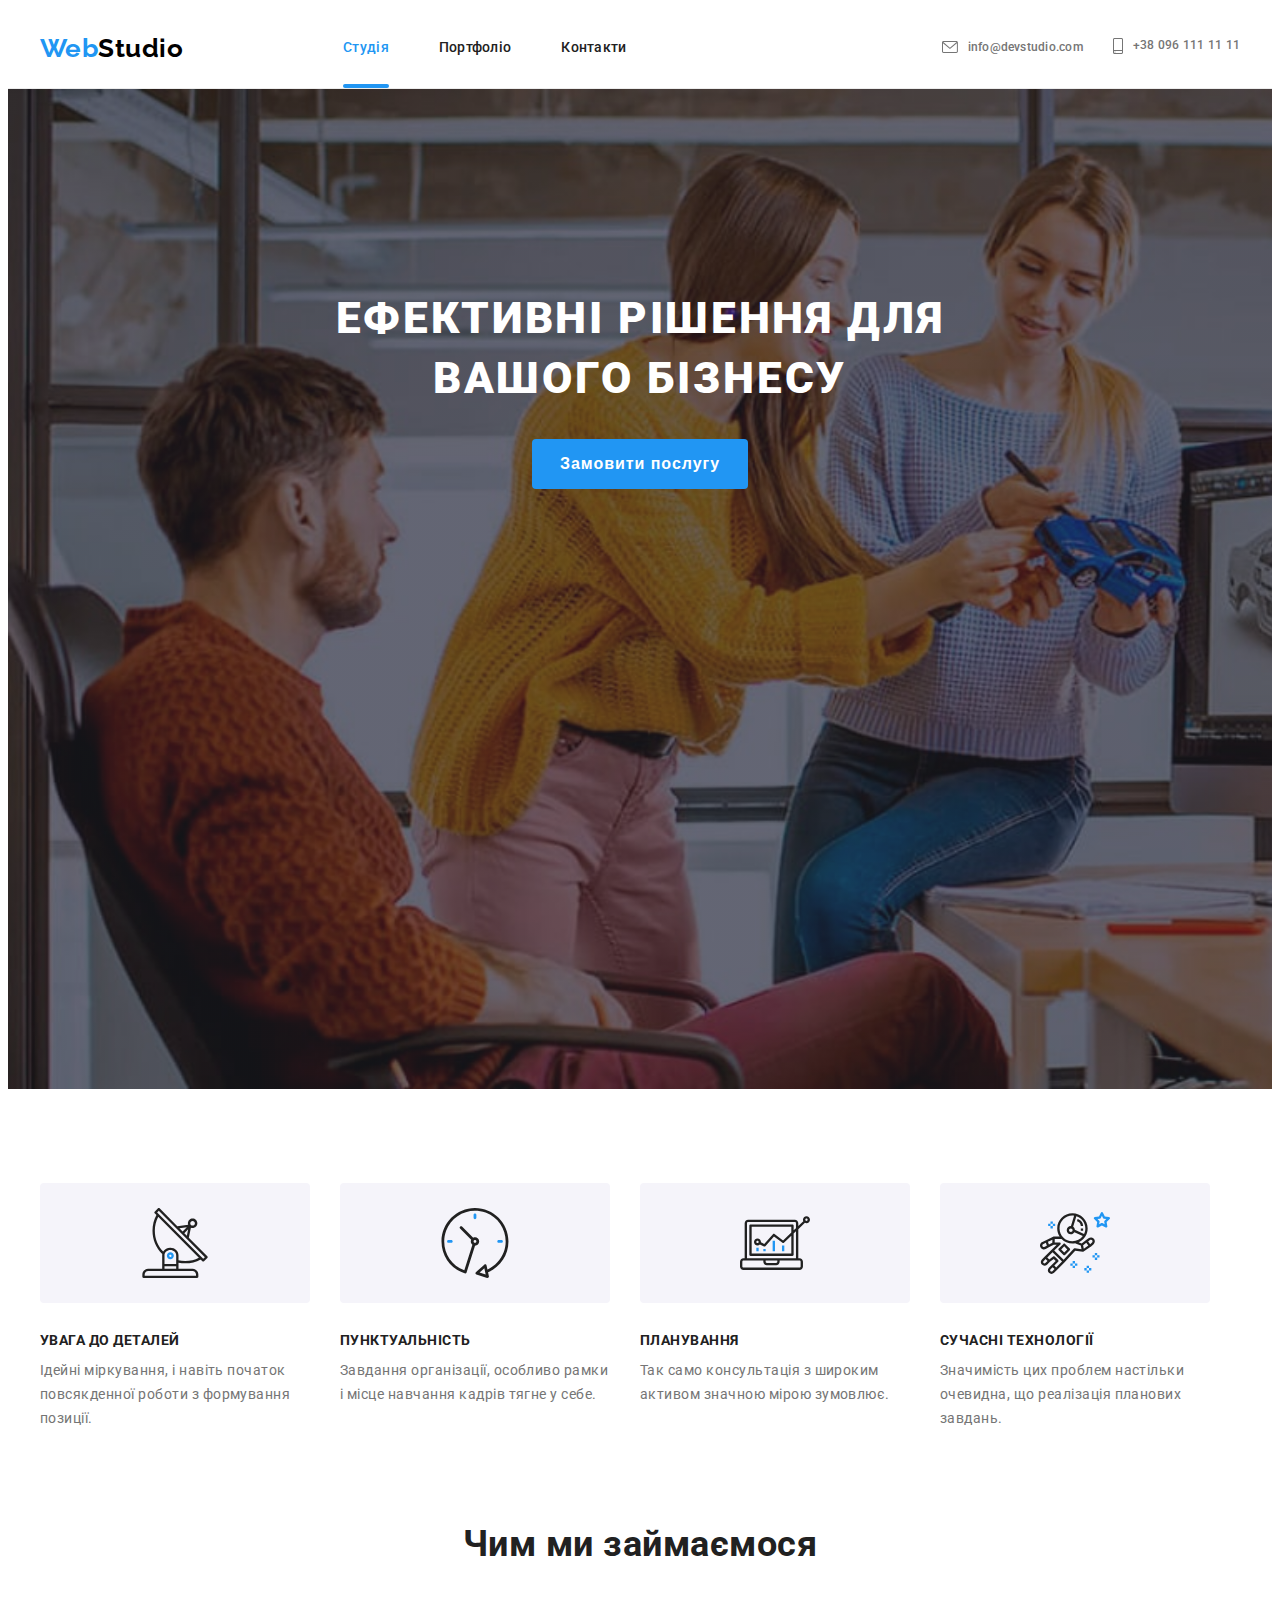
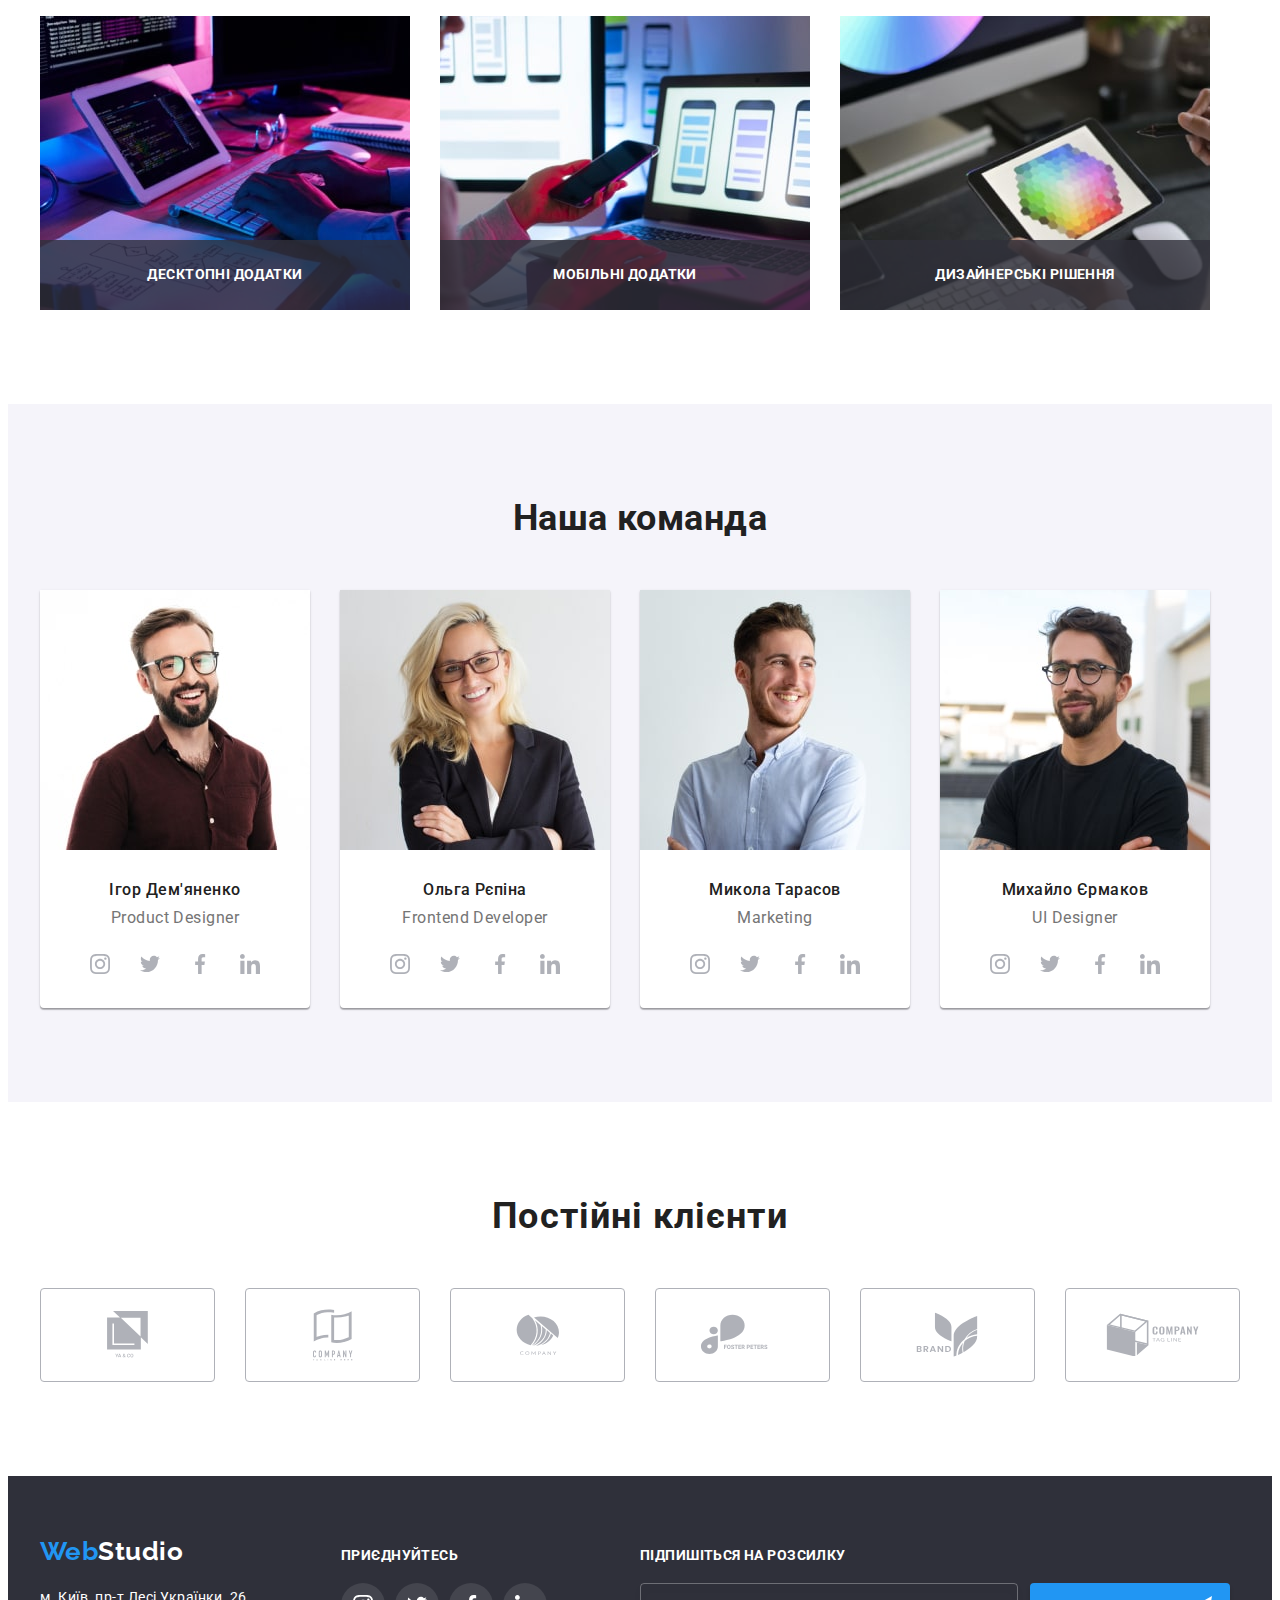
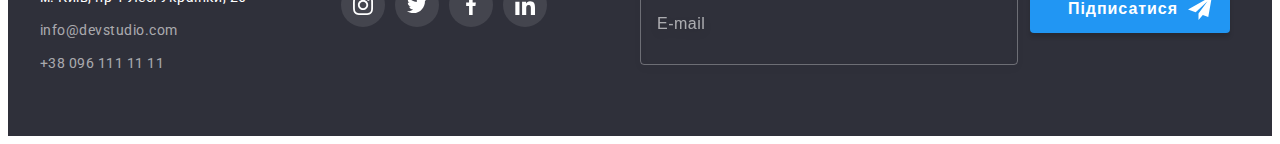
<file: index.html>
<!DOCTYPE html>
<html lang="uk">

<head>
  <meta charset="UTF-8" />
  <meta http-equiv="X-UA-Compatible" content="IE=edge" />
  <meta name="viewport" content="width=device-width, initial-scale=1.0" />
  <title>Document</title>
  <link href="https://fonts.googleapis.com/css2?family=Raleway:wght@700&family=Roboto:wght@400;500;700;900&display=swap"
    rel="stylesheet" />
  <link rel="stylesheet" href="https://cdnjs.cloudflare.com/ajax/libs/modern-normalize/1.1.0/modern-normalize.min.css"
    integrity="sha512-wpPYUAdjBVSE4KJnH1VR1HeZfpl1ub8YT/NKx4PuQ5NmX2tKuGu6U/JRp5y+Y8XG2tV+wKQpNHVUX03MfMFn9Q=="
    crossorigin="anonymous" referrerpolicy="no-referrer" />
  <link rel="stylesheet" href="./css/main.min.css" />
</head>

<body>
  <!--Шапка сайта-->
  <header class="header">
    <div class="header__container container">
      <a href="./index.html" class="logo">Web<span class="logo__accent">Studio</span></a>
      <button class="navigation-menu__button" type="button" aria-expanded="false" data-menu-button>
        <svg class="menu-icon" width="40" height="40" aria-label="Мобільне меню" aria-controls="navigation__content">
          <use class="menu-btn__menu" href="./images/icons.svg#menu"></use>
          <use class="menu-btn__close" href="./images/icons.svg#close"></use>
        </svg>
      </button>
      <div class="header__mobile" id="header__mobile" data-menu>
        <ul class="navigation__list--menu">
          <li class="navigation__item--menu">
            <a class="navigation__link--menu current" href="./index.html">Студія</a>
          </li>
          <li class="navigation__item--menu">
            <a class="navigation__link--menu" href="./portfolio.html">Портфоліо</a>
          </li>
          <li class="navigation__item--menu">
            <a class="navigation__link--menu" href="">Контакти</a>
          </li>
        </ul>
        <ul class="contacts--menu">
          <li class="contacts__item--menu">
            <a class="contacts__link--menu" href="tel:info@devstudio.com">
              info@devstudio.com
            </a>
          </li>
          <li class="contacts__item--menu">
            <a class="contacts__link--menu current" href="mailto:+380961111111">
              +38 096 111 11 11
            </a>
          </li>
        </ul>
        <ul class="social-menu">
          <li class="social-menu__item">
            <a class="social-menu__link" href="">Instagram</a>
          </li>
          <li class="social-menu__item">
            <a class="social-menu__link" href="">Twitter</a>
          </li>
          <li class="social-menu__item">
            <a class="social-menu__link" href="">Facebook</a>
          </li>
          <li class="social-menu__item">
            <a class="social-menu__link" href="">Linkedin</a>
          </li>
        </ul>
      </div>
      <div class="header__model">
        <ul class="navigation__list">
          <li class="navigation__item">
            <a class="navigation__link navigation__link--current" href="./index.html">Студія</a>
          </li>
          <li class="navigation__item">
            <a class="navigation__link" href="./portfolio.html">Портфоліо</a>
          </li>
          <li class="navigation__item">
            <a class="navigation__link" href="">Контакти</a>
          </li>
        </ul>
        <ul class="contacts">
          <li class="contacts__item">
            <a class="contacts__link" href="tel:info@devstudio.com"><svg class="contacts__icon" width="16" height="12">
                <use href="./images/icons.svg#envelope" />
              </svg>info@devstudio.com</a>
          </li>
          <li class="contacts__item">
            <a class="contacts__link" href="mailto:+380961111111"><svg class="contacts__icon" width="10" height="16">
                <use href="./images/icons.svg#smartphone" />
              </svg>
              +38 096 111 11 11
            </a>
          </li>
        </ul>
      </div>
    </div>
  </header>

  <main>
    <!--Эффектив-->
    <section class="hero hero__box">
      <h1 class="hero__title">Ефективні рішення для вашого бізнесу</h1>
      <button class="hero__button" type="button" data-modal-open>
        Замовити послугу
      </button>
      <div class="backdrop is-hidden" data-modal>
        <div class="backdrop__modal">
          <form class="form-modal">
            <button class="backdrop__button" type="button" data-modal-close>
              <svg class="backdrop__icon" width="18" height="18">
                <use href="./images/icons.svg#close" />
              </svg>
            </button>
            <h2 class="form-modal__title">
              Залиште свої дані, ми вам передзвонимо
            </h2>
            <div class="form-modal__content">
              <label class="form-modal__label" for="user-name"> Ім'я </label>
              <input class="form-modal__input" type="text" id="user-name" name="user-name" /><svg
                class="form-modal__icon" width="18px" height="18px">
                <use href="./images/icons.svg#person" />
              </svg>
            </div>
            <div class="form-modal__content">
              <label class="form-modal__label" for="tel"> Телефон</label>
              <input class="form-modal__input" type="tel" id="tel" name="tel" />
              <svg class="form-modal__icon" width="18px" height="18px">
                <use href="./images/icons.svg#phone" />
              </svg>
            </div>
            <div class="form-modal__content">
              <label class="form-modal__label" for="mail"> Пошта</label>
              <input class="form-modal__input" type="text" id="mail" name="mail" />
              <svg class="form-modal__icon" width="18px" height="18px">
                <use href="./images/icons.svg#email" />
              </svg>
            </div>
            <div class="form-modal__content">
              <label class="form-modal__label"> Коментар</label><textarea class="form-modal__textarea" name="feedback"
                rows="5" placeholder="Введіть текст"></textarea>
            </div>
            <div class="form-modal__checkbox">
              <input class="form-modal__checkbox--input" type="checkbox" name="policy" value="policy" id="policy" />

              <label class="form-modal__checkbox--label" for="policy">
                <span class="form-modal__checkbox--icon"></span>Погоджуюся з
                розсилкою та приймаю
                <a class="form-modal__checkbox--link" href="">Умови договору</a></label>
            </div>
            <button class="form-modal__button" type="submit">
              Відправити
            </button>
          </form>
        </div>
      </div>
    </section>
    <!--Особенности-->
    <section class="feature">
      <div class="container">
        <h2 class="visually-hidden">Особливості</h2>
        <ul class="feature__list">
          <li class="feature__item">
            <div class="feature__content">
              <svg class="feature__icon" width="70" height="70">
                <use href="./images/icons.svg#antenna" />
              </svg>
            </div>
            <h3 class="feature__title">Увага до деталей</h3>
            <p class="feature__text">
              Ідейні міркування, і навіть початок повсякденної роботи з
              формування позиції.
            </p>
          </li>
          <li class="feature__item">
            <div class="feature__content">
              <svg class="feature__icon" width="70" height="70">
                <use href="./images/icons.svg#clock" />
              </svg>
            </div>
            <h3 class="feature__title">Пунктуальність</h3>
            <p class="feature__text">
              Завдання організації, особливо рамки і місце навчання кадрів
              тягне у себе.
            </p>
          </li>
          <li class="feature__item">
            <div class="feature__content">
              <svg class="feature__icon" width="70" height="70">
                <use href="./images/icons.svg#diagram" />
              </svg>
            </div>
            <h3 class="feature__title">Планування</h3>
            <p class="feature__text">
              Так само консультація з широким активом значною мірою зумовлює.
            </p>
          </li>
          <li class="feature__item">
            <div class="feature__content">
              <svg class="feature__icon" width="70" height="70">
                <use href="./images/icons.svg#astronaut" />
              </svg>
            </div>
            <h3 class="feature__title">Сучасні технології</h3>
            <p class="feature__text">
              Значимість цих проблем настільки очевидна, що реалізація
              планових завдань.
            </p>
          </li>
        </ul>
      </div>
    </section>
    <!--Чем мы занимаемся-->
    <section class="occupation">
      <div class="container">
        <h2 class="occupation__title">Чим ми займаємося</h2>
        <ul class="occupation__list">
          <li class="occupation__item">
            <picture>
              <source srcset="./images/desk.jpg 1x, ./images/desk2.jpg 2x" media="(min-width:1200px)" />
              <img class="occupation__img" src="./images/desk.jpg" alt="печатает" width="370" />
            </picture>
            <div class="occupation__content">
              <p class="occupation__text">Десктопні додатки</p>
            </div>
          </li>
          <li class="occupation__item">
            <picture>
              <source srcset="./images/mobile.jpg 1x, ./images/mobile2.jpg 2x" media="(min-width:1200px)" />
              <img class="occupation__img" src="./images/mobile.jpg" alt="сканує" width="370" />
            </picture>
            <div class="occupation__content">
              <p class="occupation__text">Мобільні додатки</p>
            </div>
          </li>
          <li class="occupation__item">
            <picture>
              <source srcset="./images/design.jpg 1x, ./images/design2.jpg 2x" media="(min-width:1200px)" />
              <img class="occupation__img" src="./images/design.jpg" alt="вибирає" width="370" />
            </picture>
            <div class="occupation__content">
              <p class="occupation__text">Дизайнерські рішення</p>
            </div>
          </li>
        </ul>
      </div>
    </section>
    <!--Команда-->
    <section class="section">
      <div class="container">
        <h2 class="section__title">Наша команда</h2>
        <ul class="team">
          <li class="team__item">
            <picture>
              <source srcset="./images/igor-desk.jpg 1x, ./images/igor-desk2.jpg 2x" media="(min-width:1200px)" />
              <source srcset="./images/igor-tab.jpg 1x, ./images/igor-tab2.jpg 2x" media="(min-width:768px)" />
              <source srcset="./images/igor-mb.jpg 1x, ./images/igor-mb2.jpg 2x" media="(min-width:480px)" />
              <img class="team__img" src="./images/igor-mb.jpg" alt="Ігор Дем'яненко" />
            </picture>

            <div class="team__content">
              <h3 class="team__title">Ігор Дем'яненко</h3>
              <p class="team__text">Product Designer</p>
              <ul class="social">
                <li class="social__item">
                  <a class="social__link" href=""><svg class="social__icon" width="20" height="20">
                      <use href="./images/icons.svg#instagram" />
                    </svg></a>
                </li>
                <li class="social__item">
                  <a class="social__link" href=""><svg class="social__icon" width="20" height="20">
                      <use href="./images/icons.svg#twitter" />
                    </svg></a>
                </li>
                <li class="social__item">
                  <a class="social__link" href=""><svg class="social__icon" width="20" height="20">
                      <use href="./images/icons.svg#facebook" />
                    </svg></a>
                </li>
                <li class="social__item">
                  <a class="social__link" href=""><svg class="social__icon" width="20" height="20">
                      <use href="./images/icons.svg#linkedin" />
                    </svg></a>
                </li>
              </ul>
            </div>
          </li>
          <li class="team__item">
            <picture>
              <source srcset="./images/olga-desk.jpg 1x, ./images/olga-desk2.jpg 2x" media="(min-width:1200px)" />
              <source srcset="./images/olga-tab.jpg, ./images/olga-tab2.jpg 2x" media="(min-width:768px)" />
              <source srcset="./images/olga-mb.jpg 1x, ./images/olga-mb2.jpg 2x" media="(min-width:480px)" />
              <img class="team__img" src="./images/olga-mb.jpg" alt="Ольга Рєпіна" />
            </picture>
            <div class="team__content">
              <h3 class="team__title">Ольга Рєпіна</h3>
              <p class="team__text">Frontend Developer</p>
              <ul class="social">
                <li class="social__item">
                  <a class="social__link" href=""><svg class="social__icon" width="20" height="20">
                      <use href="./images/icons.svg#instagram" />
                    </svg></a>
                </li>
                <li class="social__item">
                  <a class="social__link" href=""><svg class="social__icon" width="20" height="20">
                      <use href="./images/icons.svg#twitter" />
                    </svg></a>
                </li>
                <li class="social__item">
                  <a class="social__link" href=""><svg class="social__icon" width="20" height="20">
                      <use href="./images/icons.svg#facebook" />
                    </svg></a>
                </li>
                <li class="social__item">
                  <a class="social__link" href=""><svg class="social__icon" width="20" height="20">
                      <use href="./images/icons.svg#linkedin" />
                    </svg></a>
                </li>
              </ul>
            </div>
          </li>
          <li class="team__item">
            <picture>
              <source srcset="./images/niko-desk.jpg 1x, ./images/niko-desk2.jpg 2x" media="(min-width:1200px)" />
              <source srcset="./images/niko-tab.jpg 1x, ./images/niko-tab2.jpg 2x" media="(min-width:768px)" />
              <source srcset="./images/niko-mb.jpg 1x, ./images/niko-mb2.jpg 2x" media="(min-width:480px)" />
              <img class="team__img" src="./images/niko-mb.jpg" alt="Микола Тарасов" />
            </picture>
            <div class="team__content">
              <h3 class="team__title">Микола Тарасов</h3>
              <p class="team__text">Marketing</p>
              <ul class="social">
                <li class="social__item">
                  <a class="social__link" href=""><svg class="social__icon" width="20" height="20">
                      <use href="./images/icons.svg#instagram" />
                    </svg></a>
                </li>
                <li class="social__item">
                  <a class="social__link" href=""><svg class="social__icon" width="20" height="20">
                      <use href="./images/icons.svg#twitter" />
                    </svg></a>
                </li>
                <li class="social__item">
                  <a class="social__link" href=""><svg class="social__icon" width="20" height="20">
                      <use href="./images/icons.svg#facebook" />
                    </svg></a>
                </li>
                <li class="social__item">
                  <a class="social__link" href=""><svg class="social__icon" width="20" height="20">
                      <use href="./images/icons.svg#linkedin" />
                    </svg></a>
                </li>
              </ul>
            </div>
          </li>
          <li class="team__item">
            <picture>
              <source srcset="
                    ./images/mihal-desk.jpg  1x,
                    ./images/mihal-desk2.jpg 2x
                  " media="(min-width:1200px)" />
              <source srcset="./images/mihal-tab.jpg 1x, ./images/mihal-tab2.jpg 2x" media="(min-width:768px)" />
              <source srcset="./images/mihal-mb.jpg 1x, ./images/mihal-mb2.jpg 2x" media="(min-width:480px)" />
              <img class="team__img" src="./images/mihal-mb.jpg" alt="Михайло Єрмаков" />
            </picture>
            <div class="team__content">
              <h3 class="team__title">Михайло Єрмаков</h3>
              <p class="team__text">UI Designer</p>
              <ul class="social">
                <li class="social__item">
                  <a class="social__link" href=""><svg class="social__icon" width="20" height="20">
                      <use href="./images/icons.svg#instagram" />
                    </svg></a>
                </li>
                <li class="social__item">
                  <a class="social__link" href=""><svg class="social__icon" width="20" height="20">
                      <use href="./images/icons.svg#twitter" />
                    </svg></a>
                </li>
                <li class="social__item">
                  <a class="social__link" href=""><svg class="social__icon" width="20" height="20">
                      <use href="./images/icons.svg#facebook" />
                    </svg></a>
                </li>
                <li class="social__item">
                  <a class="social__link" href=""><svg class="social__icon" width="20" height="20">
                      <use href="./images/icons.svg#linkedin" />
                    </svg></a>
                </li>
              </ul>
            </div>
          </li>
        </ul>
      </div>
    </section>
    <section class="client">
      <div class="container">
        <h2 class="client__title">Постійні клієнти</h2>
        <ul class="client__list">
          <li class="client__item">
            <a class="client__link" href=""><svg class="client__icon" width="41" height="46.7">
                <use href="./images/icons.svg#group" />
              </svg></a>
          </li>
          <li class="client__item">
            <a class="client__link" href=""><svg class="client__icon" width="40" height="52">
                <use href="./images/icons.svg#groupa" />
              </svg></a>
          </li>
          <li class="client__item">
            <a class="client__link" href=""><svg class="client__icon" width="43.46" height="41.18">
                <use href="./images/icons.svg#groupb" />
              </svg></a>
          </li>
          <li class="client__item">
            <a class="client__link" href=""><svg class="client__icon" width="84.4" height="40.6">
                <use href="./images/icons.svg#groupc" />
              </svg></a>
          </li>
          <li class="client__item">
            <a class="client__link" href=""><svg class="client__icon" width="62.5" height="45.4">
                <use href="./images/icons.svg#groups" />
              </svg></a>
          </li>
          <li class="client__item">
            <a class="client__link" href=""><svg class="client__icon" width="93.7" height="43.9">
                <use href="./images/icons.svg#groupe" />
              </svg></a>
          </li>
        </ul>
      </div>
    </section>
  </main>
  <!--Футер-->
  <footer class="footer">
    <div class="container">
      <ul class="footer__list">
        <li class="footer__item footer__item--adress">
          <div class="footer__navigation">
            <a href="./index.html" class="logo footer-logo">Web<span class="logos">Studio</span></a>
            <address class="adress">
              <ul class="adress__list">
                <li class="adress__item">
                  <a class="adress__map" href="" target="_blank" rel="noopener noreferrer">
                    м. Київ, пр-т Лесі Українки, 26
                  </a>
                </li>
                <li class="adress__item">
                  <a class="adress__link" href="tel:info@devstudio.com">info@devstudio.com</a>
                </li>
                <li class="adress__item">
                  <a class="adress__link" href="mailto:+380961111111">+38 096 111 11 11</a>
                </li>
              </ul>
            </address>
          </div>
        </li>
        <li class="footer__item footer__item--social">
          <div class="foter-meta>">
            <p class="social-networks__text">Приєднуйтесь</p>
            <ul class="social-networks">
              <li class="social-networks__item">
                <a class="social-networks__link" href=""><svg class="social-networks__icon" width="20" height="20">
                    <use href="./images/icons.svg#instagram" />
                  </svg></a>
              </li>
              <li class="social-networks__item">
                <a class="social-networks__link" href=""><svg class="social-networks__icon" width="20" height="20">
                    <use href="./images/icons.svg#twitter" />
                  </svg></a>
              </li>
              <li class="social-networks__item">
                <a class="social-networks__link" href=""><svg class="social-networks__icon" width="20" height="20">
                    <use href="./images/icons.svg#facebook" />
                  </svg></a>
              </li>
              <li class="social-networks__item">
                <a class="social-networks__link" href=""><svg class="social-networks__icon" width="20" height="20">
                    <use href="./images/icons.svg#linkedin" />
                  </svg></a>
              </li>
            </ul>
          </div>
        </li>
        <li class="footer__item--form">
          <p class="footer-form__text">Підпишіться на розсилку</p>
          <div class="footer__meta">
            <form class="footer-form">
              <label class="footer-form__label">
                <input class="footer-form__input" type="email" name="email" placeholder="E-mail" />
              </label>
            </form>
            <button class="footer-form__button" type="submit">
              Підписатися
              <svg class="footer-form__icon" width="24" height="24">
                <use href="./images/icons.svg#send" />
              </svg>
            </button>
          </div>
        </li>
      </ul>
    </div>
  </footer>
  <script class="form-modal__js" src="./js/modal.js"></script>
  <script class="mobile-container__js" src="./js/mobile-menu.js"></script>
</body>

</html>
</file>
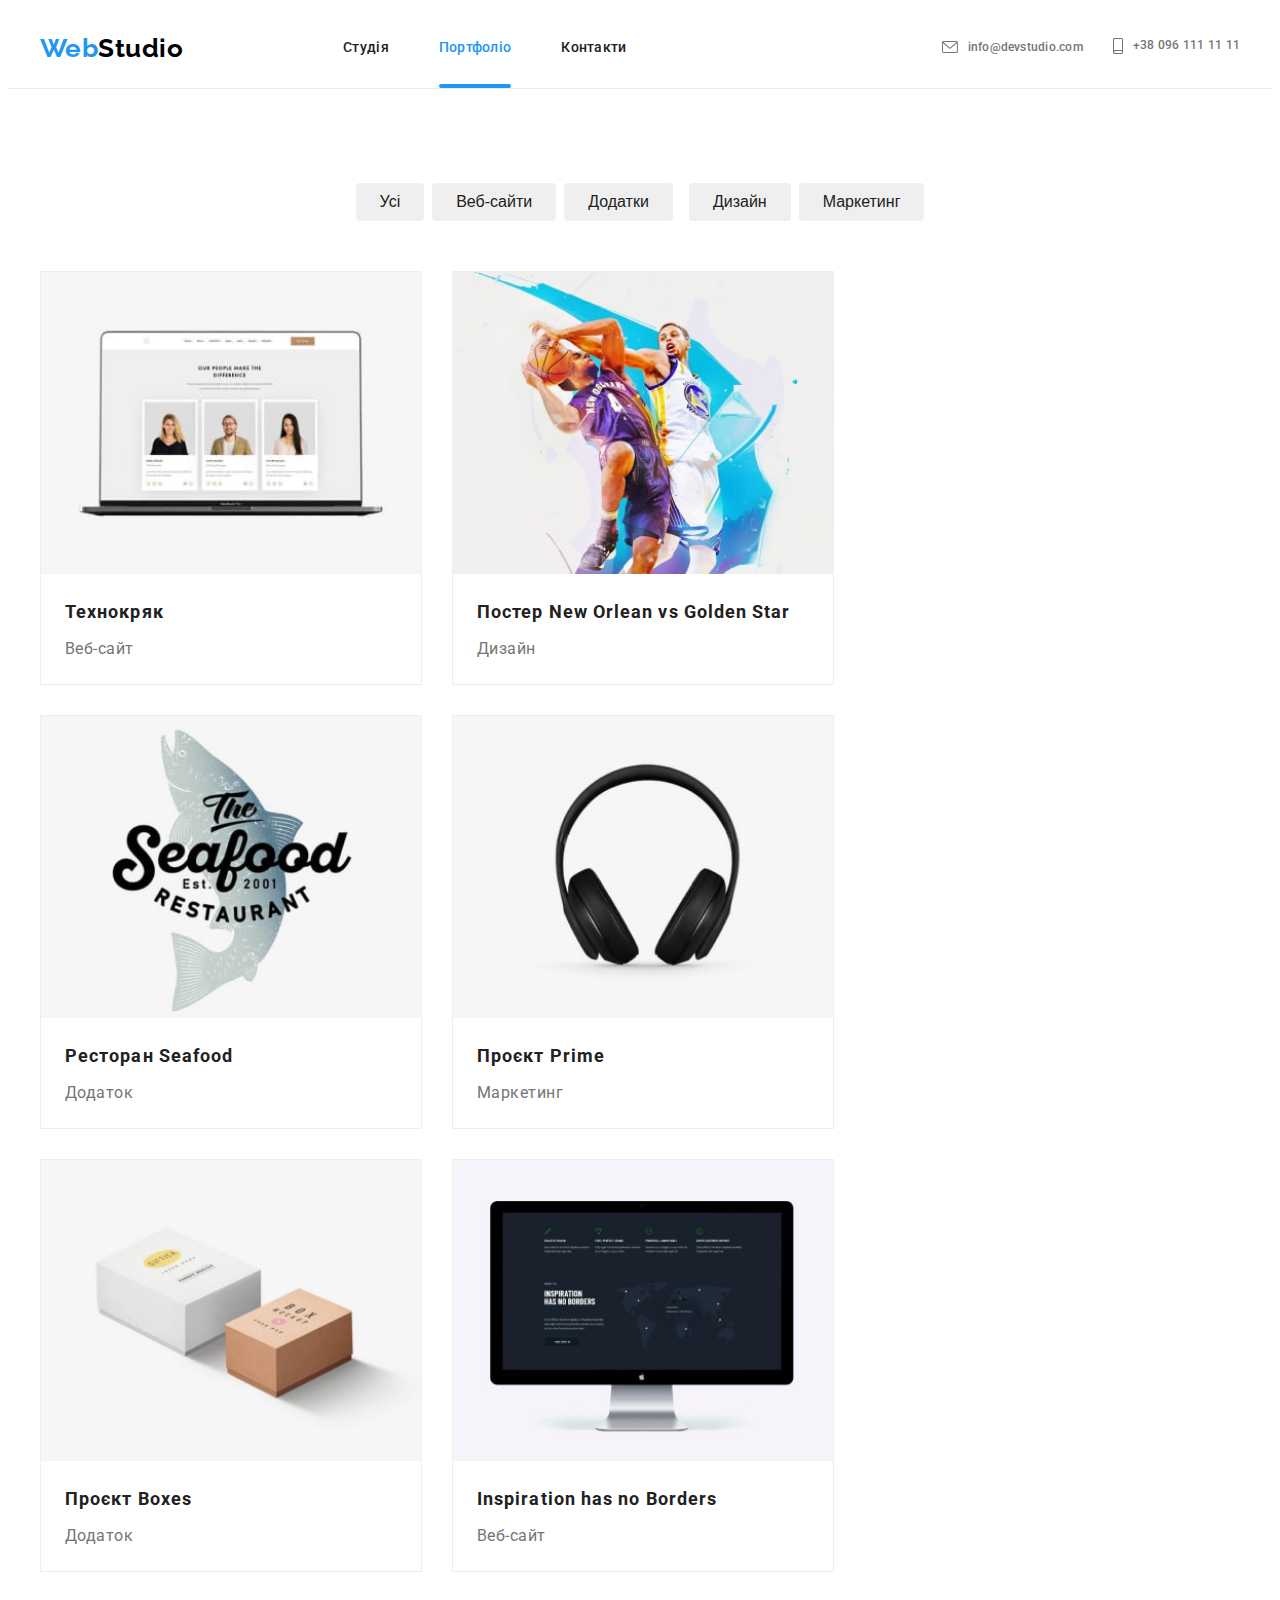
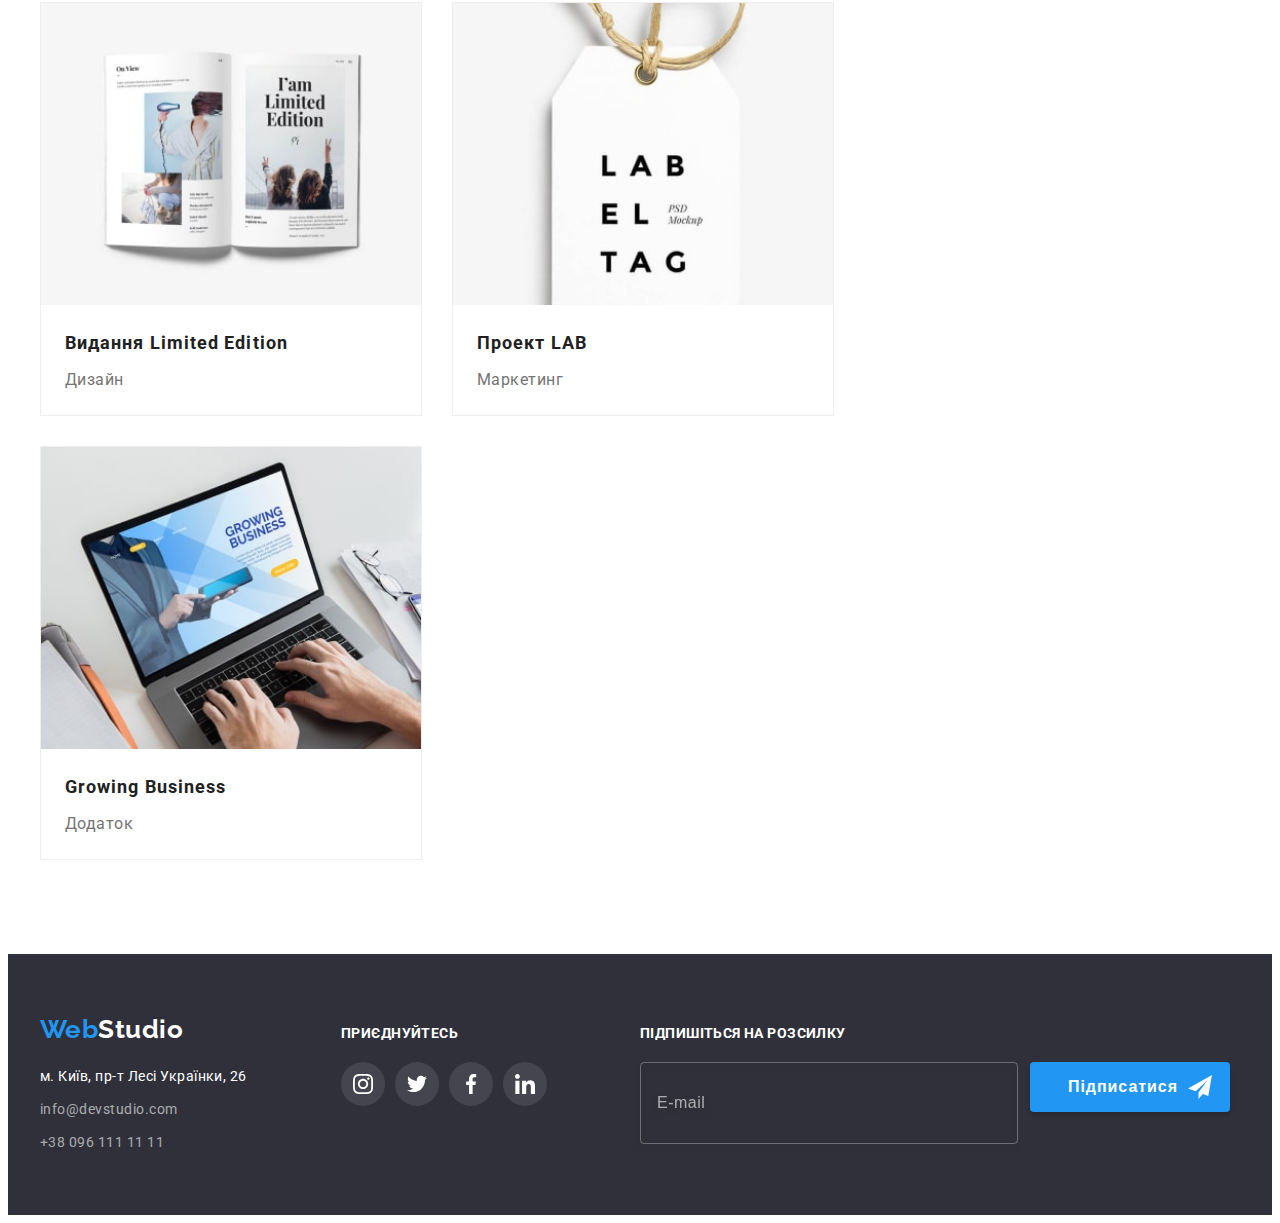
<file: portfolio.html>
<!DOCTYPE html>
<html lang="uk">
  <head>
    <meta charset="UTF-8" />
    <meta http-equiv="X-UA-Compatible" content="IE=edge" />
    <meta name="viewport" content="width=device-width, initial-scale=1.0" />
    <title>Document</title>
    <link
      href="https://fonts.googleapis.com/css2?family=Raleway:wght@700&family=Roboto:wght@400;500;700;900&display=swap"
      rel="stylesheet"
    />
    <link
      rel="stylesheet"
      href="https://cdnjs.cloudflare.com/ajax/libs/modern-normalize/1.1.0/modern-normalize.min.css"
      integrity="sha512-wpPYUAdjBVSE4KJnH1VR1HeZfpl1ub8YT/NKx4PuQ5NmX2tKuGu6U/JRp5y+Y8XG2tV+wKQpNHVUX03MfMFn9Q=="
      crossorigin="anonymous"
      referrerpolicy="no-referrer"
    />
    <link rel="stylesheet" href="./css/main.min.css" />
  </head>

  <body>
    <!--Шапка сайта-->
    <header class="header">
      <div class="header__container container">
        <a href="./index.html" class="logo"
          >Web<span class="logo__accent">Studio</span></a
        >
        <button
          class="navigation-menu__button"
          type="button"
          aria-expanded="false"
          data-menu-button
        >
          <svg
            class="menu-icon"
            width="40"
            height="40"
            aria-label="Мобільне меню"
            aria-controls="navigation__content"
          >
            <use class="menu-btn__menu" href="./images/icons.svg#menu"></use>
            <use class="menu-btn__close" href="./images/icons.svg#close"></use>
          </svg>
        </button>
        <div class="header__mobile" id="header__mobile" data-menu>
          <ul class="navigation__list--menu">
            <li class="navigation__item--menu">
              <a class="navigation__link--menu" href="./index.html">Студія</a>
            </li>
            <li class="navigation__item--menu">
              <a class="navigation__link--menu current" href="./portfolio.html"
                >Портфоліо</a
              >
            </li>
            <li class="navigation__item--menu">
              <a class="navigation__link--menu" href="">Контакти</a>
            </li>
          </ul>
          <ul class="contacts--menu">
            <li class="contacts__item--menu">
              <a class="contacts__link--menu" href="tel:info@devstudio.com">
                info@devstudio.com
              </a>
            </li>
            <li class="contacts__item--menu">
              <a
                class="contacts__link--menu current"
                href="mailto:+380961111111"
              >
                +38 096 111 11 11
              </a>
            </li>
          </ul>
          <ul class="social-menu">
            <li class="social-menu__item">
              <a class="social-menu__link" href="">Instagram</a>
            </li>
            <li class="social-menu__item">
              <a class="social-menu__link" href="">Twitter</a>
            </li>
            <li class="social-menu__item">
              <a class="social-menu__link" href="">Facebook</a>
            </li>
            <li class="social-menu__item">
              <a class="social-menu__link" href="">Linkedin</a>
            </li>
          </ul>
        </div>
        <div class="header__model">
          <ul class="navigation__list">
            <li class="navigation__item">
              <a class="navigation__link" href="./index.html">Студія</a>
            </li>
            <li class="navigation__item">
              <a
                class="navigation__link navigation__link--current"
                href="./portfolio.html"
                >Портфоліо</a
              >
            </li>
            <li class="navigation__item">
              <a class="navigation__link" href="">Контакти</a>
            </li>
          </ul>
          <ul class="contacts">
            <li class="contacts__item">
              <a class="contacts__link" href="tel:info@devstudio.com"
                ><svg class="contacts__icon" width="16" height="12">
                  <use href="./images/icons.svg#envelope" /></svg
                >info@devstudio.com</a
              >
            </li>
            <li class="contacts__item">
              <a class="contacts__link" href="mailto:+380961111111"
                ><svg class="contacts__icon" width="10" height="16">
                  <use href="./images/icons.svg#smartphone" />
                </svg>
                +38 096 111 11 11
              </a>
            </li>
          </ul>
        </div>
      </div>
    </header>
    <main>
      <!--Проект-->
      <section class="section-project">
        <div class="container">
          <h1 class="visually-hidden">Наші проєкти</h1>
          <ul class="filter-project">
            <li class="filter-project__item">
              <button class="filter-project__button" type="button">Усі</button>
            </li>
            <li class="filter-project__item">
              <button class="filter-project__button" type="button">
                Веб-сайти
              </button>
            </li>
            <li class="filter-project__item">
              <button class="filter-project__button" type="button">
                Додатки
              </button>
            </li>
            <li class="filter-project__item">
              <button class="filter-project__button" type="button">
                Дизайн
              </button>
            </li>
            <li class="filter-project__item">
              <button class="filter-project__button" type="button">
                Маркетинг
              </button>
            </li>
          </ul>
          <ul class="project-work">
            <li class="project-work__item">
              <a class="project-work__link" href="">
                <div class="project-work__overlay">
                  <picture>
                    <source
                      srcset="
                        ./images/teh-desk.jpg  1x,
                        ./images/teh-desk2.jpg 2x
                      "
                      media="(min-width:1200px)"
                    />
                    <source
                      srcset="./images/teh-tab.jpg 1x, ./images/teh-tab2.jpg 2x"
                      media="(min-width:768px)"
                    />
                    <source
                      srcset="./images/teh-mb.jpg 1x, ./images/teh-mb2.jpg 2x"
                      media="(min-width:480px)"
                    />
                    <img
                      class="project-work__img"
                      src="./images/teh-mb.jpg"
                      alt="сайт"
                    />
                  </picture>
                  <div class="project-work__meta">
                    <p class="project-work__text">
                      Ресурс пропонує комплексні пропозиції з різним рівнем
                      функціоналу та сервісів. Все це дозволить відвідувачу
                      отримати вичерпні відомості про компанію чи приватну
                      особу.
                    </p>
                  </div>
                </div>

                <div class="project-work__content">
                  <h2 class="project-work__title">Технокряк</h2>
                  <p class="project-work__product">Веб-сайт</p>
                </div>
              </a>
            </li>
            <li class="project-work__item">
              <a class="project-work__link" href=""
                ><div class="project-work__overlay">
                  <picture>
                    <source
                      srcset="
                        ./images/post-desk.jpg  1x,
                        ./images/post-desk2.jpg 2x
                      "
                      media="(min-width:1200px)"
                    />
                    <source
                      srcset="
                        ./images/post-tab.jpg  1x,
                        ./images/post-tab2.jpg 2x
                      "
                      media="(min-width:768px)"
                    />
                    <source
                      srcset="./images/post-mb.jpg 1x, ./images/post-mb2.jpg 2x"
                      media="(min-width:480px)"
                    />
                    <img
                      class="project-work__img"
                      src="./images/post-mb.jpg"
                      alt="дизайн"
                    />
                  </picture>
                  <div class="project-work__meta">
                    <p class="project-work__text">
                      Ресурс пропонує комплексні пропозиції з різним рівнем
                      функціоналу та сервісів. Все це дозволить відвідувачу
                      отримати вичерпні відомості про компанію чи приватну
                      особу.
                    </p>
                  </div>
                </div>
                <div class="project-work__content">
                  <h2 class="project-work__title">
                    Постер New Orlean vs Golden Star
                  </h2>
                  <p class="project-work__product">Дизайн</p>
                </div>
              </a>
            </li>
            <li class="project-work__item">
              <a class="project-work__link" href=""
                ><div class="project-work__overlay">
                  <picture>
                    <source
                      srcset="
                        ./images/rest-desk.jpg  1x,
                        ./images/rest-desk2.jpg 2x
                      "
                      media="(min-width:1200px)"
                    />
                    <source
                      srcset="
                        ./images/rest-tab.jpg  1x,
                        ./images/rest-tab2.jpg 2x
                      "
                      media="(min-width:768px)"
                    />
                    <source
                      srcset="./images/rest-mb.jpg 1x, ./images/rest-mb2.jpg 2x"
                      media="(min-width:480px)"
                    />
                    <img
                      class="project-work__img"
                      src="./images/rest-mb.jpg"
                      alt="додаток"
                    />
                  </picture>
                  <div class="project-work__meta">
                    <p class="project-work__text">
                      Ресурс пропонує комплексні пропозиції з різним рівнем
                      функціоналу та сервісів. Все це дозволить відвідувачу
                      отримати вичерпні відомості про компанію чи приватну
                      особу.
                    </p>
                  </div>
                </div>

                <div class="project-work__content">
                  <h2 class="project-work__title">Ресторан Seafood</h2>
                  <p class="project-work__product">Додаток</p>
                </div>
              </a>
            </li>
            <li class="project-work__item">
              <a class="project-work__link" href=""
                ><div class="project-work__overlay">
                  <picture>
                    <source
                      srcset="
                        ./images/proe-desk.jpg  1x,
                        ./images/proe-desk2.jpg 2x
                      "
                      media="(min-width:1200px)"
                    />
                    <source
                      srcset="
                        ./images/proe-tab.jpg  1x,
                        ./images/proe-tab2.jpg 2x
                      "
                      media="(min-width:768px)"
                    />
                    <source
                      srcset="./images/proe-mb.jpg 1x, ./images/proe-mb2.jpg 2x"
                      media="(min-width:480px)"
                    />
                    <img
                      class="project-work__img"
                      src="./images/proe-mb.jpg"
                      alt="маркетинг"
                    />
                  </picture>
                  <div class="project-work__meta">
                    <p class="project-work__text">
                      Ресурс пропонує комплексні пропозиції з різним рівнем
                      функціоналу та сервісів. Все це дозволить відвідувачу
                      отримати вичерпні відомості про компанію чи приватну
                      особу.
                    </p>
                  </div>
                </div>

                <div class="project-work__content">
                  <h2 class="project-work__title">Проєкт Prime</h2>
                  <p class="project-work__product">Маркетинг</p>
                </div>
              </a>
            </li>
            <li class="project-work__item">
              <a class="project-work__link" href="">
                <div class="project-work__overlay">
                  <picture>
                    <source
                      srcset="
                        ./images/boxe-desk.jpg  1x,
                        ./images/boxe-desk2.jpg 2x
                      "
                      media="(min-width:1200px)"
                    />
                    <source
                      srcset="
                        ./images/boxe-tab.jpg  1x,
                        ./images/boxe-tab2.jpg 2x
                      "
                      media="(min-width:768px)"
                    />
                    <source
                      srcset="./images/boxe-mb.jpg 1x, ./images/boxe-mb2.jpg 2x"
                      media="(min-width:480px)"
                    />
                    <img
                      class="project-work__img"
                      src="./images/boxe-mb.jpg"
                      alt="проєтк"
                    />
                  </picture>
                  <div class="project-work__meta">
                    <p class="project-work__text">
                      Ресурс пропонує комплексні пропозиції з різним рівнем
                      функціоналу та сервісів. Все це дозволить відвідувачу
                      отримати вичерпні відомості про компанію чи приватну
                      особу.
                    </p>
                  </div>
                </div>
                <div class="project-work__content">
                  <h2 class="project-work__title">Проєкт Boxes</h2>
                  <p class="project-work__product">Додаток</p>
                </div>
              </a>
            </li>
            <li class="project-work__item">
              <a class="project-work__link" href="">
                <div class="project-work__overlay">
                  <picture>
                    <source
                      srcset="
                        ./images/inspir-desk.jpg  1x,
                        ./images/inspir-desk2.jpg 2x
                      "
                      media="(min-width:1200px)"
                    />
                    <source
                      srcset="
                        ./images/inspir-tab.jpg  1x,
                        ./images/inspir-tab2.jpg 2x
                      "
                      media="(min-width:768px)"
                    />
                    <source
                      srcset="
                        ./images/inspir-mb.jpg  1x,
                        ./images/inspir-mb2.jpg 2x
                      "
                      media="(min-width:480px)"
                    />
                    <img
                      class="project-work__img"
                      src="./images/inspir-mb.jpg"
                      alt="веб-сайт"
                    />
                  </picture>
                  <div class="project-work__meta">
                    <p class="project-work__text">
                      Ресурс пропонує комплексні пропозиції з різним рівнем
                      функціоналу та сервісів. Все це дозволить відвідувачу
                      отримати вичерпні відомості про компанію чи приватну
                      особу.
                    </p>
                  </div>
                </div>
                <div class="project-work__content">
                  <h2 class="project-work__title">
                    Inspiration has no Borders
                  </h2>
                  <p class="project-work__product">Веб-сайт</p>
                </div>
              </a>
            </li>
            <li class="project-work__item">
              <a class="project-work__link" href=""
                ><div class="project-work__overlay">
                  <picture>
                    <source
                      srcset="
                        ./images/limit-desk.jpg  1x,
                        ./images/limit-desk2.jpg 2x
                      "
                      media="(min-width:1200px)"
                    />
                    <source
                      srcset="
                        ./images/limit-tab.jpg  1x,
                        ./images/limit-tab2.jpg 2x
                      "
                      media="(min-width:768px)"
                    />
                    <source
                      srcset="
                        ./images/limit-mb.jpg  1x,
                        ./images/limit-mb2.jpg 2x
                      "
                      media="(min-width:480px)"
                    />
                    <img
                      class="project-work__img"
                      src="./images/limit-mb.jpg"
                      alt="видання"
                    />
                  </picture>
                  <div class="project-work__meta">
                    <p class="project-work__text">
                      Ресурс пропонує комплексні пропозиції з різним рівнем
                      функціоналу та сервісів. Все це дозволить відвідувачу
                      отримати вичерпні відомості про компанію чи приватну
                      особу.
                    </p>
                  </div>
                </div>

                <div class="project-work__content">
                  <h2 class="project-work__title">Видання Limited Edition</h2>
                  <p class="project-work__product">Дизайн</p>
                </div>
              </a>
            </li>
            <li class="project-work__item">
              <a class="project-work__link" href=""
                ><div class="project-work__overlay">
                  <picture>
                    <source
                      srcset="
                        ./images/lab-desk.jpg  1x,
                        ./images/lab-desk2.jpg 2x
                      "
                      media="(min-width:1200px)"
                    />
                    <source
                      srcset="./images/lab-tab.jpg 1x, ./images/lab-tab2.jpg 2x"
                      media="(min-width:768px)"
                    />
                    <source
                      srcset="./images/lab-mb.jpg 1x, ./images/lab-mb2.jpg 2x"
                      media="(min-width:480px)"
                    />
                    <img
                      class="project-work__img"
                      src="./images/lab-mb.jpg"
                      alt="проект"
                    />
                  </picture>
                  <div class="project-work__meta">
                    <p class="project-work__text">
                      Ресурс пропонує комплексні пропозиції з різним рівнем
                      функціоналу та сервісів. Все це дозволить відвідувачу
                      отримати вичерпні відомості про компанію чи приватну
                      особу.
                    </p>
                  </div>
                </div>

                <div class="project-work__content">
                  <h2 class="project-work__title">Проект LAB</h2>
                  <p class="project-work__product">Маркетинг</p>
                </div>
              </a>
            </li>
            <li class="project-work__item">
              <a class="project-work__link" href=""
                ><div class="project-work__overlay">
                  <picture>
                    <source
                      srcset="
                        ./images/grow-desk.jpg  1x,
                        ./images/grow-desk2.jpg 2x
                      "
                      media="(min-width:1200px)"
                    />
                    <source
                      srcset="
                        ./images/grom-tab.jpg  1x,
                        ./images/grow-tab2.jpg 2x
                      "
                      media="(min-width:768px)"
                    />
                    <source
                      srcset="./images/grow-mb.jpg 1x, ./images/grow-mb2.jpg 2x"
                      media="(min-width:480px)"
                    />
                    <img
                      class="project-work__img"
                      src="./images/grow-mb.jpg"
                      alt="бізнес додаток"
                    />
                  </picture>
                  <div class="project-work__meta">
                    <p class="project-work__text">
                      Ресурс пропонує комплексні пропозиції з різним рівнем
                      функціоналу та сервісів. Все це дозволить відвідувачу
                      отримати вичерпні відомості про компанію чи приватну
                      особу.
                    </p>
                  </div>
                </div>

                <div class="project-work__content">
                  <h2 class="project-work__title">Growing Business</h2>
                  <p class="project-work__product">Додаток</p>
                </div>
              </a>
            </li>
          </ul>
        </div>
      </section>
    </main>
    <!--Футер-->
    <footer class="footer">
      <div class="container">
        <ul class="footer__list">
          <li class="footer__item footer__item--adress">
            <div class="footer__navigation">
              <a href="./index.html" class="logo footer-logo"
                >Web<span class="logos">Studio</span></a
              >
              <address class="adress">
                <ul class="adress__list">
                  <li class="adress__item">
                    <a
                      class="adress__map"
                      href=""
                      target="_blank"
                      rel="noopener noreferrer"
                    >
                      м. Київ, пр-т Лесі Українки, 26
                    </a>
                  </li>
                  <li class="adress__item">
                    <a class="adress__link" href="tel:info@devstudio.com"
                      >info@devstudio.com</a
                    >
                  </li>
                  <li class="adress__item">
                    <a class="adress__link" href="mailto:+380961111111"
                      >+38 096 111 11 11</a
                    >
                  </li>
                </ul>
              </address>
            </div>
          </li>
          <li class="footer__item footer__item--social">
            <div class="foter-meta>">
              <p class="social-networks__text">Приєднуйтесь</p>
              <ul class="social-networks">
                <li class="social-networks__item">
                  <a class="social-networks__link" href=""
                    ><svg class="social-networks__icon" width="20" height="20">
                      <use href="./images/icons.svg#instagram" /></svg
                  ></a>
                </li>
                <li class="social-networks__item">
                  <a class="social-networks__link" href=""
                    ><svg class="social-networks__icon" width="20" height="20">
                      <use href="./images/icons.svg#twitter" /></svg
                  ></a>
                </li>
                <li class="social-networks__item">
                  <a class="social-networks__link" href=""
                    ><svg class="social-networks__icon" width="20" height="20">
                      <use href="./images/icons.svg#facebook" /></svg
                  ></a>
                </li>
                <li class="social-networks__item">
                  <a class="social-networks__link" href=""
                    ><svg class="social-networks__icon" width="20" height="20">
                      <use href="./images/icons.svg#linkedin" /></svg
                  ></a>
                </li>
              </ul>
            </div>
          </li>
          <li class="footer__item--form">
            <p class="footer-form__text">Підпишіться на розсилку</p>
            <div class="footer__meta">
              <form class="footer-form">
                <label class="footer-form__label">
                  <input
                    class="footer-form__input"
                    type="email"
                    name="email"
                    placeholder="E-mail"
                  />
                </label>
              </form>

              <button class="footer-form__button" type="submit">
                Підписатися
                <svg class="footer-form__icon" width="24" height="24">
                  <use href="./images/icons.svg#send" />
                </svg>
              </button>
            </div>
          </li>
        </ul>
      </div>
    </footer>
    <script class="mobile-container__js" src="./js/mobile-menu.js"></script>
  </body>
</html>
</file>
<file: css/main.min.css>
.navigation__link--current::after{content:"";display:block;width:100%;height:3.75px;background-color:#2196f3;bottom:0;left:0;border-radius:2px}.adress__link:hover,.adress__map:hover,.contacts__link--menu:hover,.contacts__link:hover,.navigation__link:hover,.adress__link:focus,.adress__map:focus,.contacts__link--menu:focus,.contacts__link:focus,.navigation__link:focus{color:#2196f3}.project-work,.occupation__list{display:flex;flex-wrap:wrap}.header{background-color:#fff;border-bottom:1px solid #ececec}.header__container{justify-content:space-between;align-items:center;display:flex;position:relative;height:60px}@media screen and (min-width: 768px){.header__container{height:80px}}.logo{font-family:Raleway,cursive;font-weight:700;font-size:26px;line-height:1.19;text-decoration:none;color:#2196f3;justify-content:center;align-items:center;display:flex}.logo__accent{color:#000}.logos{color:#fff}@media screen and (min-width: 768px){.navigation__item:not(:last-child){margin-right:50px}}.navigation__list{display:flex}@media screen and (min-width: 768px){.navigation__list{margin-left:88px;margin-right:87px}}@media screen and (min-width: 1200px){.navigation__list{margin-left:93px;margin-right:315px}}.navigation__link{position:relative;padding:32px 0;display:block;font-weight:500;font-size:14px;line-height:1.14;letter-spacing:.02em;text-decoration:none;color:#212121;transition:color 250ms cubic-bezier(0.4, 0, 0.2, 1)}.navigation__link--current{color:#2196f3;text-decoration:none}.navigation__link--current::after{position:absolute}@media screen and (min-width: 768px)and (max-width: 1200px){.contacts{justify-content:center;align-items:flex-start;display:flex;flex-direction:column}}@media screen and (min-width: 1200px){.contacts{justify-content:center;align-items:center;display:flex;flex-direction:row;margin-bottom:0}}.contacts__link{justify-content:center;align-items:center;display:flex;font-weight:500;font-size:12px;line-height:1.16;letter-spacing:.02em;text-decoration:none;color:#757575;transition:color 250ms cubic-bezier(0.4, 0, 0.2, 1)}.contacts__link:hover .contacts__icon{fill:#2196f3}.contacts__link:focus .contacts__icon{fill:#2196f3}@media screen and (min-width: 1200px){.contacts__link{justify-content:center;align-items:center;display:inline-flex}}@media screen and (max-width: 1199px){.contacts__item:not(:last-child){margin-bottom:10px}}@media screen and (min-width: 1200px){.contacts__item:not(:last-child){margin-right:30px}}.contacts__icon{margin-right:8px;fill:#757575;transition:fill 250ms cubic-bezier(0.4, 0, 0.2, 1)}@media screen and (min-width: 1200px){.contacts__icon{margin-right:10px}}.header__model{display:flex}@media screen and (max-width: 767px){.header__model{display:none}}.navigation-menu__button{display:flex;align-items:center;border:0;background-color:rgba(0,0,0,0);padding:0;position:relative;z-index:5}@media screen and (min-width: 768px){.navigation-menu__button{display:none}}.navigation-menu__button .menu-btn__close{display:none}.navigation-menu__button.is-open .menu-btn__close{display:block}.navigation-menu__button.is-open .menu-btn__menu{display:none}.header__mobile{display:none;overflow:auto}@media screen and (min-width: 768px){.header__mobile{display:none}}.header__mobile.is-open{padding:48px 40px;position:fixed;display:flex;flex-direction:column;justify-content:space-between;background-color:#fff;width:100vw;height:100vh;top:0;left:0;z-index:1}@media screen and (min-width: 768px){.header__mobile.is-open{display:none}}.social-menu{margin-top:auto;display:flex;align-items:flex-start;flex-wrap:wrap}@media screen and (min-width: 768px){.social-menu{display:none}}.social-menu__link{text-decoration:none;font-weight:500;font-size:18px;line-height:1.22;letter-spacing:.02em;color:#2196f3}.social-menu__item:not(:last-child){margin-right:10px;flex-wrap:wrap}.social-menu__item:not(:last-child)::after{content:"";margin-left:10px;border-right:1px solid rgba(33,33,33,.2)}@media screen and (min-width: 768px){.navigation__list--menu{display:none}}.navigation__item--menu{text-align:left;font-weight:500;font-size:40px;line-height:1.175;letter-spacing:.02em}.navigation__item--menu:not(:last-child){margin-bottom:32px}.navigation__link--menu{text-decoration:none;color:#212121}.navigation__link--menu.current{color:#2196f3}.navigation__link--menu:hover,.navigation__link--menu:focus{color:#2196f3}.menu-btn__menu:hover,.menu-btn__close:hover,.menu-btn__menu:focus,.menu-btn__close:focus{fill:#2196f3}.contacts--menu{margin-top:auto;display:flex;flex-direction:column-reverse}@media screen and (min-width: 768px){.contacts--menu{display:none}}.contacts__item--menu{font-weight:500;font-size:24px;line-height:1.16;letter-spacing:.02em;margin-bottom:32px}.contacts__item--menu:not(:last-child){margin-bottom:0}.contacts__link--menu{text-decoration:none;color:#757575;font-weight:500;font-size:24px;line-height:1.16;letter-spacing:.02em}.contacts__link--menu.current{color:#2196f3;font-size:34px;line-height:1.17}.hero{max-width:100%;height:400px;margin:0 auto;padding-top:118px;padding-bottom:118px;text-align:center;background-color:#2f303a;background-repeat:no-repeat;background-size:cover;background-image:linear-gradient(rgba(47, 48, 58, 0.4), rgba(47, 48, 58, 0.4)),url("../images/mobile/hero.jpg")}@media screen and (min-width: 768px){.hero{background-image:linear-gradient(rgba(47, 48, 58, 0.4), rgba(47, 48, 58, 0.4)),url("../images/tablet/hero.jpg")}}@media screen and (min-width: 1200px){.hero{background-image:linear-gradient(rgba(47, 48, 58, 0.4), rgba(47, 48, 58, 0.4)),url("../images/desktop/hero.jpg")}}@media screen and (min-width: 1200px){.hero{height:600px;padding-top:200px;padding-bottom:200px}}.hero__title{max-width:360px;margin:0 auto;font-weight:900;font-size:26px;line-height:1.6;text-align:center;letter-spacing:.06em;text-transform:uppercase;color:#fff}@media screen and (min-width: 1200px){.hero__title{max-width:696px;margin:0 auto;font-weight:900;font-size:44px;line-height:1.36}}@media screen and (max-width: 480px)and (min-device-pixel-ratio: 2),screen and (max-width: 480px)and (--webkit-min-device-pixel-ratio: 2),screen and (max-width: 480px)and (-webkit-min-device-pixel-ratio: 2),screen and (max-width: 480px)and (min-resolution: 192dpi),screen and (max-width: 480px)and (min-resolution: 2dppx){.hero__box{background-image:url("../images/mobile/hero@2x.jpg")}}@media screen and (min-width: 481px)and (min-device-pixel-ratio: 2),screen and (min-width: 481px)and (--webkit-min-device-pixel-ratio: 2),screen and (min-width: 481px)and (-webkit-min-device-pixel-ratio: 2),screen and (min-width: 481px)and (min-resolution: 192dpi),screen and (min-width: 481px)and (min-resolution: 2dppx){.hero__box{background-image:url("../images/tablet/hero@2x.jpg")}}@media screen and (min-width: 768px)and (min-device-pixel-ratio: 2),screen and (min-width: 768px)and (--webkit-min-device-pixel-ratio: 2),screen and (min-width: 768px)and (-webkit-min-device-pixel-ratio: 2),screen and (min-width: 768px)and (min-resolution: 192dpi),screen and (min-width: 768px)and (min-resolution: 2dppx){.hero__box{background-image:url("../images/desktop/hero@2x.jpg")}}.hero__button{border-radius:4px;padding-top:10px;padding-bottom:10px;margin-top:30px;height:50px;font-weight:700;font-size:16px;line-height:1.87;text-align:center;letter-spacing:.06em;color:#fff;background-color:#2196f3;transition:250ms cubic-bezier(0.4, 0, 0.2, 1)}@media screen and (min-width: 480px){.hero__button{width:200px}}@media screen and (min-width: 1200px){.hero__button{width:216px}}.backdrop{position:fixed;top:50%;left:50%;width:450px;height:609px;transition:250ms cubic-bezier(0.4, 0, 0.2, 1);z-index:10;transform:translate(-50%, -50%)}.backdrop__modal{overflow:scroll;min-width:370px;min-height:342px;background-color:#fff;position:absolute;top:50%;left:50%;transform:translate(-50%, -50%)}@media screen and (min-width: 1200px){.backdrop__modal{min-width:528px;min-height:581px}}.backdrop.is-hidden{opacity:0;pointer-events:none;overflow:visible;overflow:hidden;transition:250ms cubic-bezier(0.4, 0, 0.2, 1)}.backdrop.is-hidden .backdrop__modal{transform:translate(-50%, -50%)}.backdrop__button{width:30px;height:30px;background-color:#fff;border-radius:50%;justify-content:center;align-items:center;display:flex;border:1px solid rgba(0,0,0,.1019607843);padding:0;position:absolute;top:10px;right:5px;transition:fill 250ms cubic-bezier(0.4, 0, 0.2, 1);cursor:pointer}.backdrop__button:hover .backdrop__icon{fill:#2196f3}.backdrop__button:focus .backdrop__icon{fill:#2196f3}.backdrop__icon{transition:fill 250ms cubic-bezier(0.4, 0, 0.2, 1);cursor:pointer}.form-modal{padding:40px;width:100%;height:100%;margin-left:auto;margin-right:auto}.form-modal__title{font-weight:700;font-size:20px;line-height:1.15;text-align:center;letter-spacing:.03em;margin:0 auto 2px auto;color:#212121}@media screen and (max-width: 1199px){.form-modal__title{max-width:360px;line-height:1.5}}.form-modal__content{display:flex;flex-direction:column;position:relative;margin-top:10px}.form-modal__label{font-weight:400;font-size:12px;line-height:1.16;letter-spacing:.01em;color:#757575;text-align:start;margin-top:0;margin-bottom:4px}.form-modal__input{width:370px;height:40px;padding:11px 40px}@media screen and (min-width: 1200px){.form-modal__input{width:448px}}.form-modal__input:hover~.form-modal__icon{fill:#2196f3}.form-modal__input:focus~.form-modal__icon{fill:#2196f3}.form-modal__textarea{width:370px;height:120px;padding:12px 16px}@media screen and (min-width: 1200px){.form-modal__textarea{width:448px}}.form-modal__textarea::-moz-placeholder{font-weight:400;font-size:12px;line-height:1.16;letter-spacing:.01em;color:rgba(117,117,117,.5)}.form-modal__textarea:-ms-input-placeholder{font-weight:400;font-size:12px;line-height:1.16;letter-spacing:.01em;color:rgba(117,117,117,.5)}.form-modal__textarea::placeholder{font-weight:400;font-size:12px;line-height:1.16;letter-spacing:.01em;color:rgba(117,117,117,.5)}.form-modal__input,.form-modal__textarea{margin-top:0;margin-bottom:0;outline:0;border:1px solid rgba(33,33,33,.2);border-radius:4px;transition:fill,border 250ms cubic-bezier(0.4, 0, 0.2, 1)}.form-modal__input:hover,.form-modal__textarea:hover,.form-modal__input:focus,.form-modal__textarea:focus{border:1px solid #2196f3;border-radius:4px}.form-modal__icon{position:absolute;top:0;left:12px;transform:translateY(160%);transition:fill 250ms cubic-bezier(0.4, 0, 0.2, 1)}.form-modal__checkbox{margin-top:20px;margin-bottom:30px}.form-modal__checkbox--input{position:absolute;width:1px;height:1px;margin:-1px;bottom:0;padding:0;clip:rect(0 0 0 0);overflow:hidden}.form-modal__checkbox--label{font-weight:400;letter-spacing:.03em;color:#757575;justify-content:center;align-items:center;display:flex}@media screen and (min-width: 480px){.form-modal__checkbox--label{font-size:12px;line-height:1.16}}@media screen and (min-width: 768px){.form-modal__checkbox--label{font-size:12px;line-height:1.16}}@media screen and (min-width: 1200px){.form-modal__checkbox--label{font-size:14px;line-height:1.71}}.form-modal__checkbox--icon::before{content:" ";display:block;align-self:center;width:16px;height:15px;border:2px solid #212121;box-shadow:0px 4px 4px rgba(0,0,0,.25);border-radius:2px;margin-right:7px}.form-modal__checkbox--input:checked+.form-modal__checkbox--label .form-modal__checkbox--icon::before{content:" ";width:16px;height:15px;background-color:#2196f3;background-image:url("../images/check.svg");background-size:contain;background-origin:border-box;border-radius:2px;border:2px solid #2196f3}.form-modal__checkbox--link{-webkit-text-decoration-line:underline;text-decoration-line:underline;color:#2196f3}.form-modal__button{cursor:pointer;width:200px;height:50px;background-color:#2196f3;box-shadow:0px 4px 4px rgba(0,0,0,.15);border-radius:4px;font-weight:700;font-size:16px;line-height:1.8;justify-content:center;align-items:center;display:flex;text-align:center;letter-spacing:.06em;color:#fff;margin:0 auto;padding:10px 52px}.feature{padding:60px 0}@media screen and (min-width: 1200px){.feature{padding:94px 0}}.feature__content{background-color:#f5f4fa;border-radius:4px;justify-content:center;align-items:center;display:flex;height:120px}@media screen and (max-width: 767px){.feature__item:not(:last-child){margin-bottom:30px}}@media screen and (min-width: 768px){.feature__item{width:354px;margin-bottom:0}}@media screen and (min-width: 1200px){.feature__item{width:270px;margin-bottom:0}}@media screen and (min-width: 768px){.feature__list{display:flex;flex-wrap:wrap;gap:30px}}.feature__icon{width:70px;height:70px;justify-content:center;align-items:center;display:flex}.feature__title{margin-right:0;margin-left:0;margin-top:30px;margin-bottom:10px;font-weight:700;font-size:14px;line-height:1.14;text-transform:uppercase;color:#212121;text-align:center}@media screen and (min-width: 768px){.feature__title{text-align:left}}.feature__text{margin:0;font-weight:400;font-size:14px;line-height:1.7}.occupation{padding-bottom:94px}@media screen and (max-width: 1199px){.occupation{display:none}}@media screen and (min-width: 1200px){.occupation{display:block}}.occupation__title{margin-top:0;margin-bottom:50px;font-weight:700;font-size:36px;line-height:1.16;text-align:center;color:#212121}.occupation__item{width:370px;height:294px;margin-right:30px;position:relative}.occupation__item:nth-child(3n){margin-right:0}.occupation__content{background:rgba(47,48,58,.8);position:absolute;width:100%;height:70px;margin:0;bottom:0;right:0}.occupation__text{font-weight:700;font-size:14px;line-height:1.14;text-align:center;letter-spacing:.03em;text-transform:uppercase;color:#fff;padding-top:27px;padding-bottom:27px;margin:0}.section{padding:60px 0;background-color:#f5f4fa}@media screen and (min-width: 1200px){.section{padding:94px 0}}.section__title{margin-top:0;margin-bottom:30px;font-weight:700;font-size:36px;line-height:1.16;text-align:center;color:#212121}@media screen and (min-width: 480px){.section__title{font-size:28px;line-height:1.17}}@media screen and (min-width: 1200px){.section__title{font-size:36px;line-height:1.16;margin-bottom:50px}}.team__content{padding-top:30px;padding-bottom:24px}@media screen and (min-width: 768px){.team{display:flex;flex-wrap:wrap;gap:30px}}.team__item{box-shadow:0px 1px 3px rgba(0,0,0,.12),0px 1px 1px rgba(0,0,0,.14),0px 2px 1px rgba(0,0,0,.2);border-radius:0px 0px 4px 4px;border-radius:0px 0px 4px 4px;background-color:#fff}@media screen and (max-width: 767px){.team__item{max-width:450px}.team__item:not(:last-child){margin-bottom:30px}}@media screen and (min-width: 768px){.team__item{width:354px;margin:0}}@media screen and (min-width: 1200px){.team__item{width:270px;margin:0}}.team__title{margin-top:0;margin-bottom:10px;font-weight:500;font-size:16px;line-height:1.19;text-align:center;color:#212121}.team__text{margin-top:0;margin-bottom:16px;font-weight:400;font-size:16px;line-height:1.18;text-align:center}.social{justify-content:center;align-items:center;display:flex}.social__item:not(:last-child){margin-right:10px}.social__link{border-radius:50%;justify-content:center;align-items:center;display:flex;width:40px;height:40px;background-color:#fff;transition:background-color 250ms cubic-bezier(0.4, 0, 0.2, 1)}.social__link:hover{background-color:#2196f3}.social__link:focus{background-color:#2196f3}.social__icon{width:20px;height:20px;fill:#afb1b8;transition:fill 250ms cubic-bezier(0.4, 0, 0.2, 1)}.social__link:hover .social__icon,.social__link:focus .social__icon{fill:#fff}.client{padding:60px 0}@media screen and (min-width: 1200px){.client{padding:94px 0}}.client__title{margin-top:0;margin-bottom:30px;margin-left:0;margin-right:0;text-align:center;letter-spacing:.03em;color:#212121}@media screen and (min-width: 480px){.client__title{font-size:28px;line-height:1.17}}@media screen and (min-width: 1200px){.client__title{font-size:36px;line-height:1.16;margin-bottom:50px}}.client__list{justify-content:center;align-items:center;display:flex;flex-wrap:wrap;margin:-15px}@media screen and (min-width: 1200px){.client__list{flex-wrap:nowrap}}.client__item{width:calc((100% - 60px)/2);margin:15px}@media screen and (min-width: 768px){.client__item{width:calc((100% - 90px)/3);margin:15px}}.client__link{border:1px solid #afb1b8;border-radius:4px;height:92px;justify-content:center;align-items:center;display:flex;transition:border 250ms cubic-bezier(0.4, 0, 0.2, 1)}.client__link:hover,.client__link:focus{border:1px solid #2196f3}.client__icon{justify-content:center;align-items:center;display:flex;fill:#afb1b8;transition:fill 250ms cubic-bezier(0.4, 0, 0.2, 1)}.client__link:hover .client__icon,.client__link:focus .client__icon{fill:#2196f3}.section-project{padding:60px 0}@media screen and (min-width: 1200px){.section-project{padding:94px 0}}.filter-project{margin-top:0;margin-bottom:35px;flex-wrap:wrap;display:flex}@media screen and (min-width: 768px){.filter-project{margin-bottom:30px;justify-content:center;align-items:center;display:flex}}@media screen and (min-width: 1200px){.filter-project{margin-bottom:50px}}.filter-project__button{border-radius:4px;padding:6px 24px;cursor:pointer;font-weight:500;font-size:16px;line-height:1.62;color:#212121;transition:color,background-color 250ms cubic-bezier(0.4, 0, 0.2, 1)}.filter-project__item{align-items:flex-start;text-align:left;border-radius:4px;transition:box-shadow 250ms cubic-bezier(0.4, 0, 0.2, 1)}.filter-project__item:not(:last-child){margin-right:8px}.filter-project__item:nth-child(3n){margin-right:16px}@media screen and (max-width: 767px){.filter-project__item:not(:last-child){margin-bottom:15px}}.filter-project__item:hover,.filter-project__item:focus{box-shadow:0px 3px 1px rgba(0,0,0,.1),0px 1px 2px rgba(0,0,0,.08),0px 2px 2px rgba(0,0,0,.12);border-radius:4px}.filter-project .filter-project__button:hover,.filter-project .filter-project__button:focus{color:#fff;background-color:#2196f3}.project-work{margin:-15px}.project-work__link{text-decoration:none}@media screen and (max-width: 767px){.project-work{margin-left:auto;margin-right:auto}}.project-work__item{background-color:#fff;border:1px solid #eee;transition:box-shadow 250ms cubic-bezier(0.4, 0, 0.2, 1)}@media screen and (max-width: 767px){.project-work__item{width:450px}.project-work__item:not(:last-child){margin-bottom:30px}}@media screen and (min-width: 768px){.project-work__item{width:calc((100% - 60px)/2);margin:15px}}@media screen and (min-width: 1200px){.project-work__item{width:calc((100% - 90px)/3);margin:15px}}.project-work__item:hover{box-shadow:0px 1px 1px rgba(0,0,0,.12),0px 4px 4px rgba(0,0,0,.06),1px 4px 6px rgba(0,0,0,.16)}.project-work__overlay{position:relative;overflow:hidden;transition:250ms cubic-bezier(0.4, 0, 0.2, 1)}.project-work__meta{position:absolute;bottom:0;left:0;margin:0;width:100%;height:100%;background-color:#2196f3;padding:63px 24px;transform:translateY(100%);opacity:0;overflow:hidden;transition:250ms cubic-bezier(0.4, 0, 0.2, 1)}.project-work__link:hover .project-work__meta{opacity:1}.project-work__link:hover .project-work__meta{transform:translateY(0)}.project-work__content{padding:20px 24px}.project-work__text{font-weight:400;font-size:18px;line-height:1.5;letter-spacing:.03em;color:#fff;margin:0}.project-work__title{margin-top:0;margin-bottom:4px;font-weight:700;font-size:18px;line-height:2;letter-spacing:.06em;text-decoration:none;color:#212121}.project-work__product{margin-top:0;margin-bottom:0;font-weight:400;font-size:16px;line-height:1.87;text-decoration:none;color:#757575}.footer{margin-top:0;margin-bottom:0;padding:60px 0;background-color:#2f303a;text-align:center}.footer-logo{padding:0}@media screen and (min-width: 1200px){.footer__navigation{margin-right:70px;display:flex;flex-direction:column;align-items:flex-start;text-align:start}}@media screen and (min-width: 768px)and (max-width: 1199px){.footer__list{display:flex;flex-wrap:wrap;flex-basis:calc((100% - 10px)/2);justify-content:space-around}}@media screen and (min-width: 1200px){.footer__list{display:flex}}@media screen and (max-width: 768px){.footer__item{display:flex;flex-direction:column;align-items:center;justify-content:space-evenly;margin-bottom:60px}}.adress__list{margin-top:20px}.adress__item:not(:last-child){margin-bottom:9px}.adress__map{font-weight:400;font-size:14px;line-height:1.71;text-decoration:none;font-style:normal;color:#fff;transition:color 250ms cubic-bezier(0.4, 0, 0.2, 1)}.adress__link{font-weight:400;font-size:14px;line-height:1.71;text-decoration:none;font-style:normal;color:rgba(255,255,255,.6);transition:color 250ms cubic-bezier(0.4, 0, 0.2, 1)}.social-networks{justify-content:center;align-items:center;display:flex;margin-bottom:37px}.social-networks .footer__item--form{width:570px}@media screen and (max-width: 1199px){.footer__item--form{display:flex;flex-direction:column;align-items:center;justify-content:space-evenly}}@media screen and (min-width: 1200px){.footer__item--form{display:flex;flex-wrap:wrap;height:100px;margin-top:12px;margin-left:93px}}.social-networks__item:not(:last-child){margin-right:10px}.footer-form{justify-content:center;align-items:center;display:flex}.footer-form__text{text-align:left}.footer-form__button{margin-left:12px;justify-content:center;align-items:center;display:flex;text-align:center}@media screen and (min-width: 1200px){.footer__item--social{margin-top:12px}}.social-networks{margin-bottom:37px}.social-networks__text{font-weight:700;font-size:14px;line-height:1.14;letter-spacing:.03em;text-transform:uppercase;color:#fff;margin-top:0;margin-bottom:20px;text-align:center}@media screen and (min-width: 1200px){.social-networks__text{text-align:start}}.social-networks__item:not(:last-child){margin-right:10px}.social-networks__link{border-radius:50%;justify-content:center;align-items:center;display:flex;width:44px;height:44px;background-color:rgba(255,255,255,.1);transition:250ms cubic-bezier(0.4, 0, 0.2, 1)}.social-networks__link:hover{background-color:#2196f3}.social-networks__link:focus{background-color:#2196f3}.social-networks__icon{fill:#fff}.footer-form__text{font-weight:700;font-size:14px;line-height:1.14;letter-spacing:.03em;text-transform:uppercase;color:#fff;margin-bottom:20px;margin-top:0;display:block}@media screen and (min-width: 1200px){.footer-form__text{flex-basis:100%}}.footer-form__input{width:90vw;height:50px;border:1px solid rgba(255,255,255,.3);filter:drop-shadow(0px 4px 4px rgba(0, 0, 0, 0.15));border-radius:4px;background-color:rgba(0,0,0,0);outline:0;padding-left:16px;padding-top:15px;padding-bottom:15px;color:#fff;margin-bottom:20px}.footer-form__input::-moz-placeholder{font-weight:400;font-size:16px;line-height:1.25;justify-content:center;align-items:center;display:flex;letter-spacing:.03em;color:rgba(255,255,255,.6)}.footer-form__input:-ms-input-placeholder{font-weight:400;font-size:16px;line-height:1.25;justify-content:center;align-items:center;display:flex;letter-spacing:.03em;color:rgba(255,255,255,.6)}.footer-form__input::placeholder{font-weight:400;font-size:16px;line-height:1.25;justify-content:center;align-items:center;display:flex;letter-spacing:.03em;color:rgba(255,255,255,.6)}@media screen and (min-width: 768px){.footer-form__input{width:358px}}.footer-form__icon{margin-left:10px;margin-right:8px;text-align:center}@media screen and (min-width: 1200px){.footer__meta{display:flex;margin-bottom:34px}}.footer-form__button{width:200px;height:50px;background-color:#2196f3;box-shadow:0px 4px 4px rgba(0,0,0,.15);border-radius:4px;font-weight:700;font-size:16px;line-height:1.87;justify-content:center;align-items:center;display:inline-flex;text-align:center;letter-spacing:.06em;color:#fff;padding-top:10px;padding-bottom:10px;padding-left:28px;padding-right:0}.adress{width:231px}body{color:#757575;font-family:Roboto,sans-serif;letter-spacing:.03em}ul{list-style:none;margin:0;padding:0}button{border:none}textarea{resize:none}.container{margin:0 auto;padding:0 15px}@media screen and (min-width: 480px){.container{width:480px}}@media screen and (min-width: 768px){.container{width:768px}}@media screen and (min-width: 1200px){.container{width:1200px}}.visually-hidden{position:absolute;width:1px;height:1px;margin:-1px;border:0;padding:0;white-space:nowrap;-webkit-clip-path:inset(100%);clip-path:inset(100%);clip:rect(0 0 0 0);overflow:hidden}img{width:100%;height:auto;display:block}/*# sourceMappingURL=main.min.css.map */
</file>
